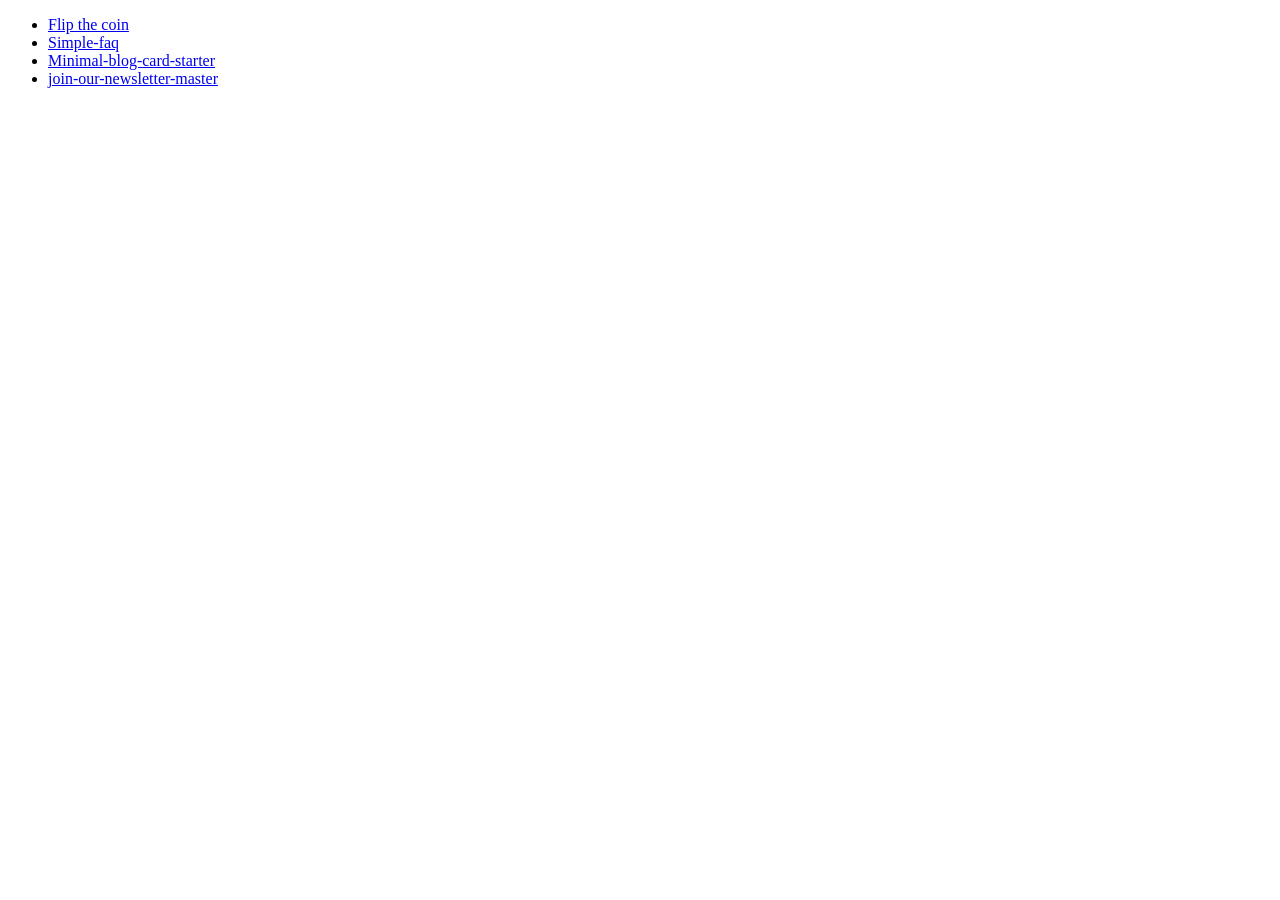
<file: index.html>
<!doctype html>
<html lang="en">
	<head>
		<meta charset="UTF-8" />
		<meta name="viewport" content="width=device-width, initial-scale=1.0" />
		<title>Document</title>
	</head>
	<body>
		<ul>
			<li><a href="./Flip-the-coin/">Flip the coin</a></li>
			<li><a href="./Simple-faq-master/">Simple-faq</a></li>
			<li>
				<a href="./Minimal-blog-card-starter-master/"
					>Minimal-blog-card-starter</a
				>
			</li>
			<li>
				<a href="./join-our-newsletter-master/"
					>join-our-newsletter-master</a
				>
			</li>
		</ul>
	</body>
</html>
</file>
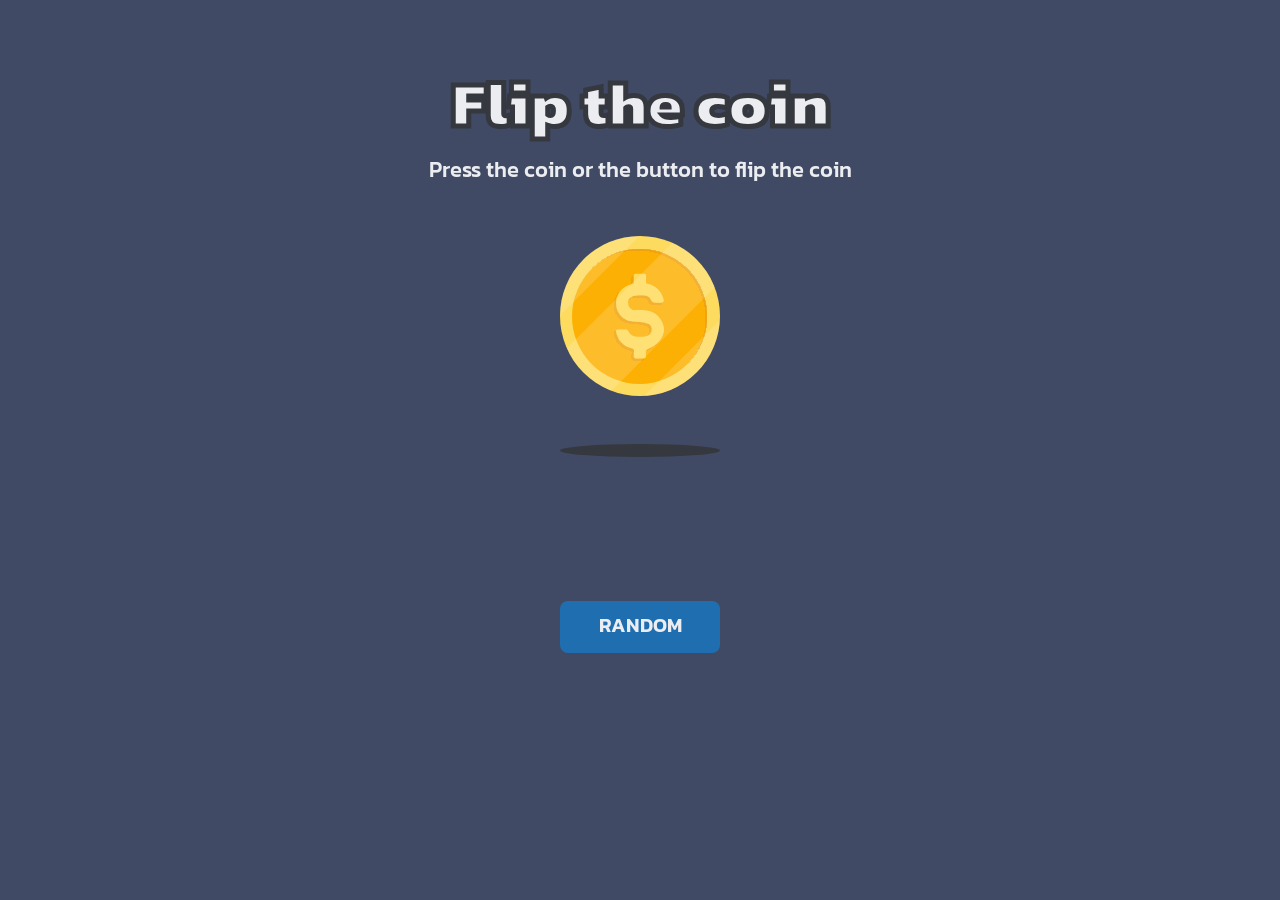
<file: Flip-the-coin/index.html>
<!doctype html>
<html lang="en">
	<head>
		<meta charset="UTF-8" />
		<meta name="viewport" content="width=device-width, initial-scale=1.0" />
		<link rel="preconnect" href="https://fonts.googleapis.com" />
		<link rel="preconnect" href="https://fonts.gstatic.com" crossorigin />
		<link
			href="https://fonts.googleapis.com/css2?family=Kanit:ital,wght@0,100;0,200;0,300;0,400;0,500;0,600;0,700;0,800;0,900;1,100;1,200;1,300;1,400;1,500;1,600;1,700;1,800;1,900&family=Nunito:ital,wght@0,200..1000;1,200..1000&family=Roboto:ital,wght@0,100..900;1,100..900&display=swap"
			rel="stylesheet"
		/>
		<link
			rel="icon"
			href="resources/favicon.ico"
			type="image/x-icon"
			sizes="96x96"
		/>
		<title>Flip the coin | devChallenges.io</title>
		<style>
			html,
			* {
				font-family: 'kanit', 'sans-serif';
				background-color: #404a65;
				color: #ecedf0;
				font-size: 16px;
			}

			main {
				display: flex;
				align-items: center;
				justify-content: center;
				flex-direction: column;
			}

			main > *,
			.seperator {
				margin: 0;
				margin-top: 3rem;
			}

			h1 {
				font-size: 4rem;
				font-weight: 900;
				margin: 0;
				text-align: center;
				text-shadow: 2px 2px 0px #35383f;
				-webkit-text-stroke-width: 5px;
				-webkit-text-stroke-color: #35383f;
			}

			p {
				font-size: 1.375rem;
				font-weight: 500;
				margin: 0.125rem;
			}

			.btn {
				width: 10rem;
				height: 3rem;

				outline: 0px;
				border: 0px;
				font-size: 1.25rem;
				font-weight: 600;

				border-radius: 0.5rem;
				cursor: pointer;

				color: #ecedf0;
				background-color: #1f6fb0;
				box-shadow: 0px 4px 0px 0px #1f6fb0;
			}
			#answer {
				height: 3rem;
				font-size: 2rem;
				font-weight: 500;
			}
		</style>
	</head>
	<body>
		<main>
			<div>
				<h1>Flip the coin</h1>
				<p>Press the coin or the button to flip the coin</p>
			</div>
			<img
				id="img"
				width="160"
				height="auto"
				src="./resources/heads.svg"
				alt="heads"
			/>
			<img
				width="160"
				height="auto"
				src="./resources/shadow.svg"
				alt="shadow"
			/>
			<div id="answer"></div>
			<div>
				<button id="btn" class="btn">RANDOM</button>
			</div>
		</main>
	</body>
	<script>
		function clickHandle() {
			const coins = [
				{
					name: 'Heads',
					src: './resources/heads.svg',
				},
				{
					name: 'Tails',
					src: './resources/tails.svg',
				},
			];
			let div = document.getElementById('answer');
			let img = document.getElementById('img');

			const idx = Math.random() < 0.5 ? 0 : 1;
			console.log(idx);
			div.textContent = coins[idx].name;
			img.src = coins[idx].src;
		}

		const btn = document.getElementById('btn');
		btn.onclick = clickHandle;
	</script>
</html>
</file>
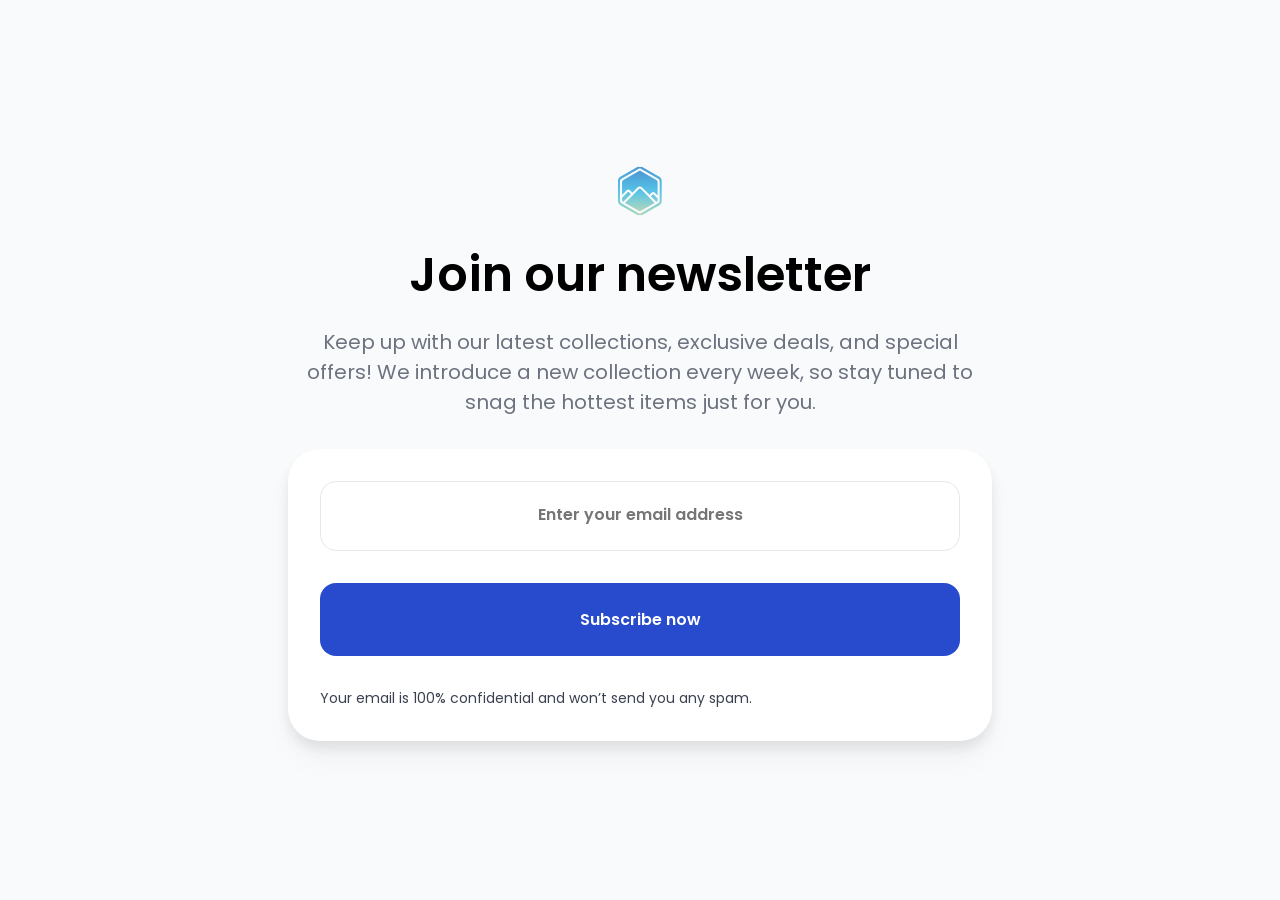
<file: join-our-newsletter-master/index.html>
<!doctype html>
<html lang="en">
	<head>
		<meta charset="UTF-8" />
		<meta name="viewport" content="width=device-width, initial-scale=1.0" />
		<meta
			name="description"
			content="design the join our letter page with css and html"
		/>
		<meta name="keywords" content="html css" />
		<link
			rel="icon"
			href="resources/favicon.ico"
			type="image/x-icon"
			sizes="96x96"
		/>
		<link rel="preconnect" href="https://fonts.googleapis.com" />
		<link rel="preconnect" href="https://fonts.gstatic.com" crossorigin />
		<link
			href="https://fonts.googleapis.com/css2?family=Poppins:ital,wght@0,100;0,200;0,300;0,400;0,500;0,600;0,700;0,800;0,900;1,100;1,200;1,300;1,400;1,500;1,600;1,700;1,800;1,900&display=swap"
			rel="stylesheet"
		/>
		<title>Join Our Newsletter | devChallenges.io</title>

		<!--You are welcome to delete these styles or modify them in your own stylesheet -->
		<style>
			:root {
				--grey: #6c727f;
				--grey-secondary: #e5e7eb;
				--white: #ffffff;
				--white-secondary: #f9fafb;
				--black: #000000;
				--black-secondary: #394150;
				--blue: #284bce;
			}
			* {
				margin: 0;
				padding: 0;
				box-sizing: border-box;
				font-family: 'Poppins', sans-serif;
			}
			body {
				height: 100vh;
				background-color: var(--white-secondary);
			}
			main {
				display: flex;
				justify-content: center;
				align-items: center;
				height: 100%;
				gap: 4rem;
			}
			.letter {
				width: 48rem;
				display: flex;
				flex-direction: column;
				gap: 2rem;
				padding: 2rem;
			}
			.letter-header {
				display: flex;
				justify-content: center;
				align-items: center;
				flex-direction: column;
				gap: 1rem;
			}
			.letter-header h1 {
				font-weight: 600;
				font-size: 3rem;
				font-style: normal;
			}
			.letter-header p {
				text-align: center;
				color: var(--grey);
				font-weight: 400;
				font-style: normal;
				font-size: 1.25rem;
			}

			.card input::placeholder {
				font-weight: 600;
				font-style: normal;
				font-size: 1rem;
				text-align: center;
			}
			.card input[type='button'] {
				font-size: 1rem;
				font-weight: 600;
				font-style: normal;
				background-color: var(--blue);
				color: var(--white);
				width: 100%;
			}
			.card p {
				font-size: 0.875rem;
				font-weight: 400;
				color: var(--black-secondary);
			}
			.card input[type='text'] {
				border: 1px solid var(--grey-secondary);
			}
			.card input {
				padding: 1.5rem;
				width: 100%;
				border-radius: 1rem;
				border: 0;
			}
			.card {
				padding: 2rem;
				border-radius: 2rem;
				display: flex;
				flex-direction: column;
				align-items: start;
				justify-content: center;
				gap: 2rem;

				background-color: var(--white);
				box-shadow:
					0px 20px 30px 0px rgba(0, 0, 0, 0.03),
					0px 8px 12px 0px rgba(0, 0, 0, 0.08);
			}
		</style>
	</head>
	<body>
		<main>
			<div class="letter">
				<div class="letter-header">
					<img
						width="64"
						height="auto"
						src="./resources/logo.svg"
						alt="logo"
					/>
					<h1>Join our newsletter</h1>
					<p>
						Keep up with our latest collections, exclusive deals,
						and special offers! We introduce a new collection every
						week, so stay tuned to snag the hottest items just for
						you.
					</p>
				</div>
				<div class="letter-body">
					<form action="post" class="card">
						<input
							type="text"
							name="email"
							id="email"
							placeholder="Enter your email address"
						/>
						<input type="button" value="Subscribe now" />
						<p>
							Your email is 100% confidential and won’t send you
							any spam.
						</p>
					</form>
				</div>
			</div>
		</main>
	</body>
</html>
</file>
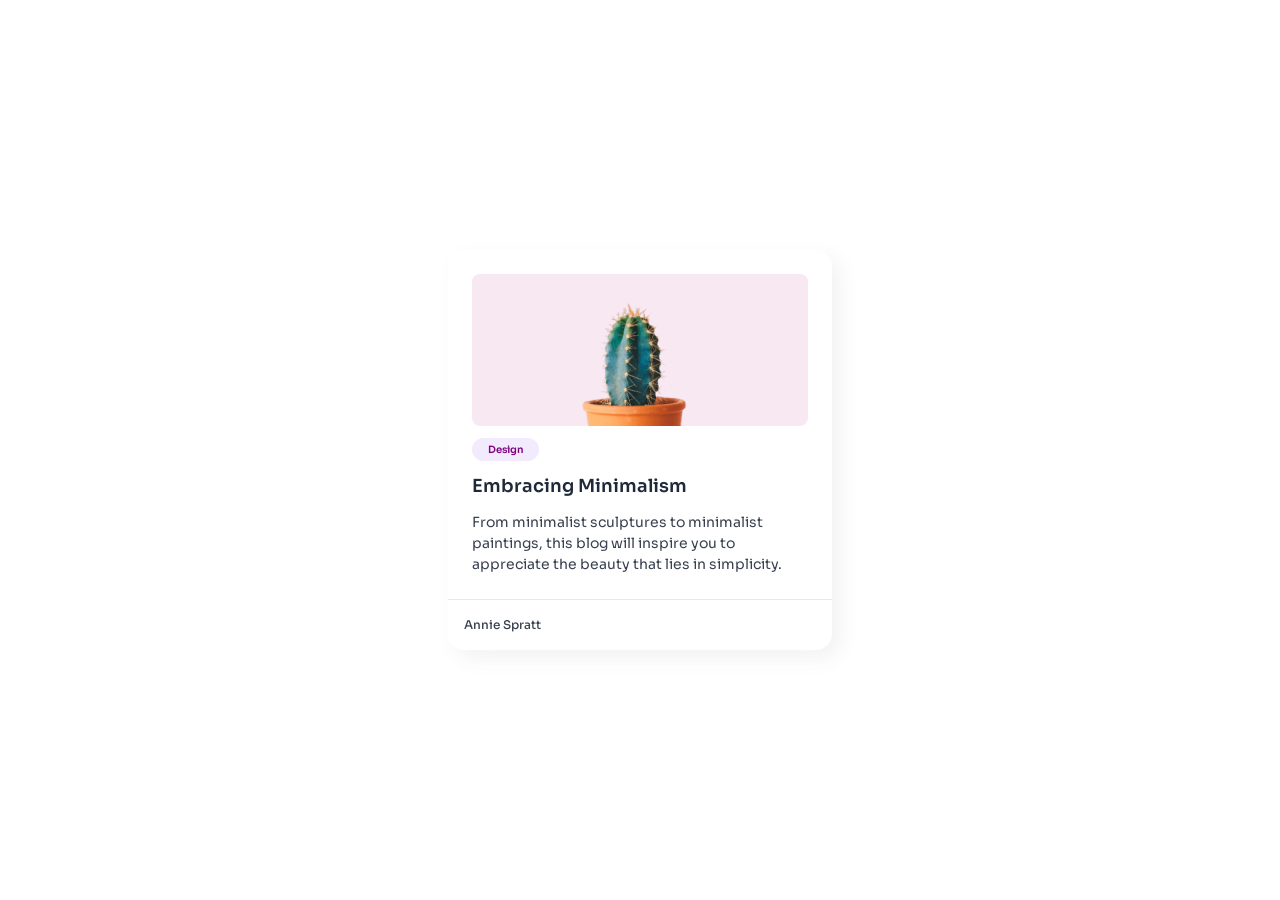
<file: Minimal-blog-card-starter-master/index.html>
<!doctype html>
<html lang="en">
	<head>
		<meta charset="UTF-8" />
		<meta name="viewport" content="width=device-width, initial-scale=1.0" />
		<meta name="description" content="design a card using html css" />
		<meta name="keywords" content="html css" />
		<link rel="preconnect" href="https://fonts.googleapis.com" />
		<link rel="preconnect" href="https://fonts.gstatic.com" crossorigin />
		<link
			href="https://fonts.googleapis.com/css2?family=Sora:wght@100..800&display=swap"
			rel="stylesheet"
		/>
		<link
			rel="icon"
			href="resources/favicon.ico"
			type="image/x-icon"
			sizes="96x96"
		/>

		<title>devChallenges.io | Minimal Blog Card</title>
		<style>
			:root {
				--purple: #7c19ee;
				--purple-secondary: #f2eafd;
				--grey: #e5eaf0;
				--white: #ffffff;
				--white-secondary: #fafaf9;
				--black: #394150;
				--black-secondary: #20293a;
			}
			* {
				font-family: 'Sora', sans-serif;
				margin: 0;
				padding: 0;
				box-sizing: border-box;
			}

			body {
				height: 100vh;
				background-color: var(--white);
			}
			main {
				height: 100%;
				display: flex;
				justify-content: center;
				align-items: center;
			}
			.card {
				display: flex;
				flex-direction: column;
				justify-content: center;
				align-items: start;

				line-height: 1.5;
				font-weight: 400;

				width: 24rem;
				border-radius: 1rem;
				box-shadow: 8px 8px 20px 0px rgba(85, 85, 85, 0.08);
				background-color: var(--white);
				color: var(--black);
			}
			.card-img {
				border-radius: 0.5rem;
			}
			.card-img-container {
				display: flex;
				align-items: center;
				justify-content: center;
				flex-direction: column;
			}
			.card-body {
				padding: 1.5rem;
				display: flex;
				align-items: start;
				justify-content: center;
				gap: 0.75rem;
				flex-direction: column;
			}
			.card h1 {
				color: var(--black-secondary);
				font-size: 1.125rem;
				font-weight: 600;
			}
			.card-description {
				color: var(--black);
				font-size: 0.875rem;
			}
			.card hr {
				margin: 0;
				padding: 0;
				border: 0;
				background-color: var(--grey);
				width: 100%;
				height: 1px;
			}
			.card-author {
				padding: 1rem;
				font-weight: 500;
				font-size: 0.75rem;
			}
			.card-tag {
				font-weight: 600;
				font-size: 0.625rem;
				background-color: var(--purple-secondary);
				color: purple;
				padding: 0.25rem 1rem;
				border-radius: 0.75rem;
			}
		</style>
	</head>
	<body>
		<main>
			<div class="card">
				<div class="card-body">
					<div class="card-img-container">
						<img
							class="card-img"
							src="./resources/Cactus.jpg"
							alt="card-image"
						/>
					</div>
					<div class="card-tag">
						<span>Design</span>
					</div>
					<h1 class="card-title">Embracing Minimalism</h1>
					<p class="card-description">
						From minimalist sculptures to minimalist paintings, this
						blog will inspire you to appreciate the beauty that lies
						in simplicity.
					</p>
				</div>
				<hr />
				<div>
					<p class="card-author">Annie Spratt</p>
				</div>
			</div>
		</main>
	</body>
</html>
</file>
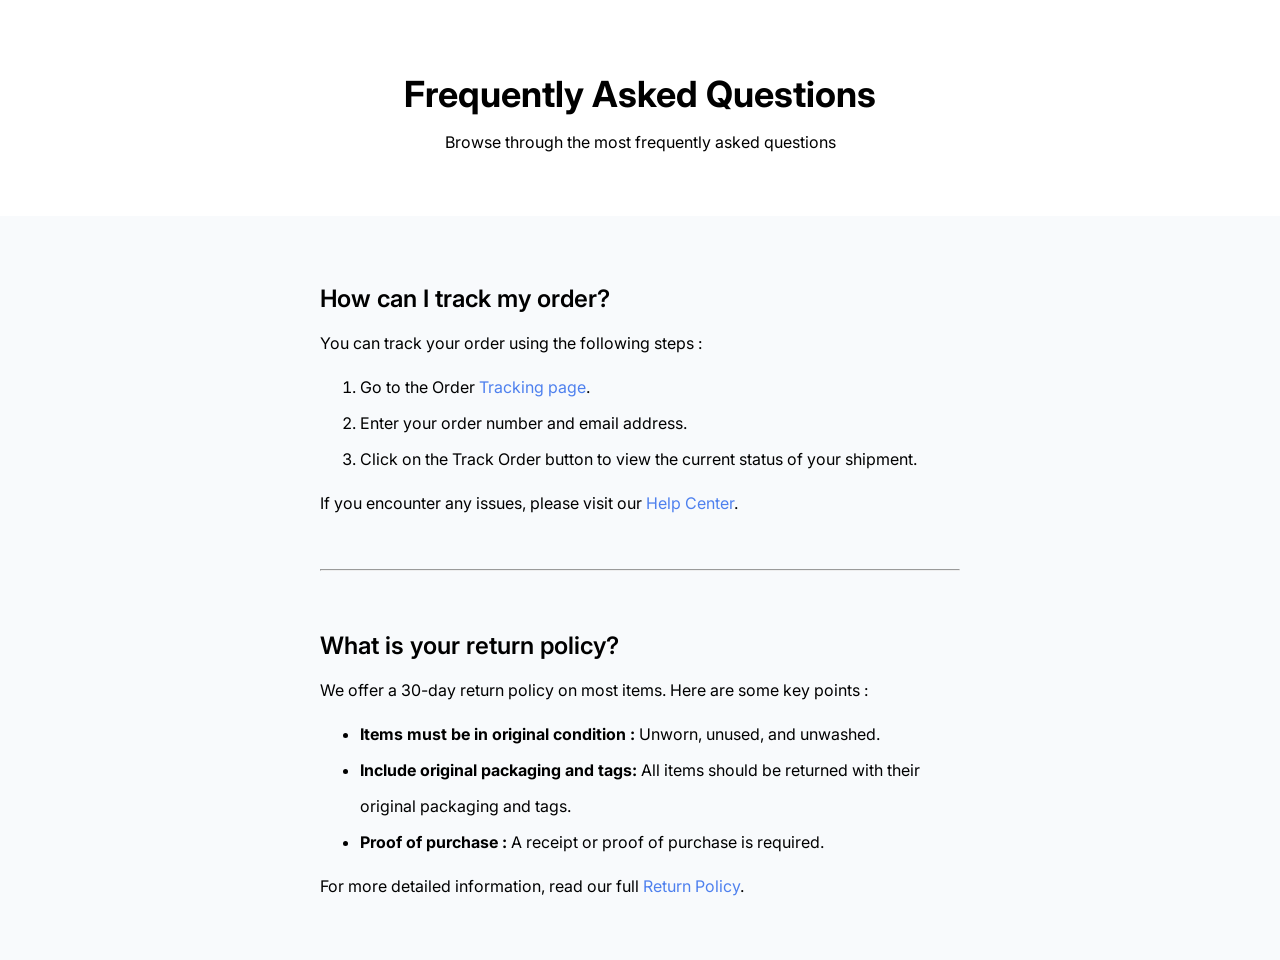
<file: Simple-faq-master/index.html>
<!doctype html>
<html lang="en">
	<head>
		<meta charset="UTF-8" />
		<meta name="description" content="smiple FAQ desctiption" />
		<meta name="keywords" content="FAQ shipping" />
		<meta name="author" content="John Doe" />
		<meta name="viewport" content="width=device-width, initial-scale=1.0" />
		<meta name="" content="width=device-width, initial-scale=1.0" />

		<link
			rel="icon"
			href="resources/favicon.ico"
			type="image/x-icon"
			sizes="96x96"
		/>
		<link rel="preconnect" href="https://fonts.googleapis.com" />
		<link rel="preconnect" href="https://fonts.gstatic.com" crossorigin />
		<link
			href="https://fonts.googleapis.com/css2?family=Inter:ital,opsz,wght@0,14..32,100..900;1,14..32,100..900&display=swap"
			rel="stylesheet"
		/>
		<title>Simple FAQ | devChallenges.io</title>
		<style>
			:root {
				--blue: #4e80ee;
				--white: #ffffff;
				--white-secondary: #f8fafc;
				--grey: #d2d5da;
				--black: #030616;
				font-family: 'Inter', sans-serif;
			}
			body,
			html {
				margin: 0;
				padding: 0;
				background-color: var(--white-secondary);
			}

			.faq-header {
				padding: 3rem;
				margin: 0;
				background-color: var(--white);
				color: black;
				text-align: center;
			}
			.faq-header h1 {
				margin-bottom: 0;
			}
			a {
				color: var(--blue);
				text-decoration: none;
			}

			.faq-header h1 {
				font-size: 2.25rem;
				font-weight: 600px;
			}
			.faq-body {
				margin: 1rem 20rem;
			}
			@media (max-width: 768px) {
				.faq-body {
					margin: 1rem 2.5rem;
				}
			}
			@media (max-width: 1024px) {
				.faq-body {
					margin: 1rem 12rem;
				}
			}
			.faq-section {
				padding: 2rem 0;
			}

			hr {
				background-color: var(--grey);
				color: var(--grey);
			}
			.faq-question h2 {
				font-size: 1.5rem;
				font-weight: 600;
			}
			.faq-answer {
				font-size: 1rem;
				font-weight: 400;
			}
			li {
				line-height: 2.25;
			}
		</style>
	</head>
	<body>
		<div class="faq-header">
			<h1>Frequently Asked Questions</h1>
			<p>Browse through the most frequently asked questions</p>
		</div>
		<div class="faq-body">
			<div class="faq-section">
				<div class="faq-question">
					<h2>How can I track my order?</h2>
				</div>
				<div class="faq-answer">
					<p>You can track your order using the following steps :</p>
					<ol>
						<li>Go to the Order <a href="">Tracking page</a>.</li>
						<li>Enter your order number and email address.</li>
						<li>
							Click on the Track Order button to view the current
							status of your shipment.
						</li>
					</ol>

					<p>
						If you encounter any issues, please visit our
						<a href="">Help Center</a>.
					</p>
				</div>
			</div>
			<hr />
			<div class="faq-section">
				<div class="faq-question">
					<h2>What is your return policy?</h2>
				</div>
				<div class="faq-answer">
					<p>
						We offer a 30-day return policy on most items. Here are
						some key points :
					</p>
					<ul>
						<li>
							<strong
								>Items must be in original condition :
							</strong>
							Unworn, unused, and unwashed.
						</li>
						<li>
							<strong
								>Include original packaging and tags:
							</strong>
							All items should be returned with their original
							packaging and tags.
						</li>
						<li>
							<strong>Proof of purchase : </strong> A receipt or
							proof of purchase is required.
						</li>
					</ul>
					<p>
						For more detailed information, read our full
						<a href="">Return Policy</a>.
					</p>
				</div>
			</div>
		</div>
	</body>
</html>
</file>
